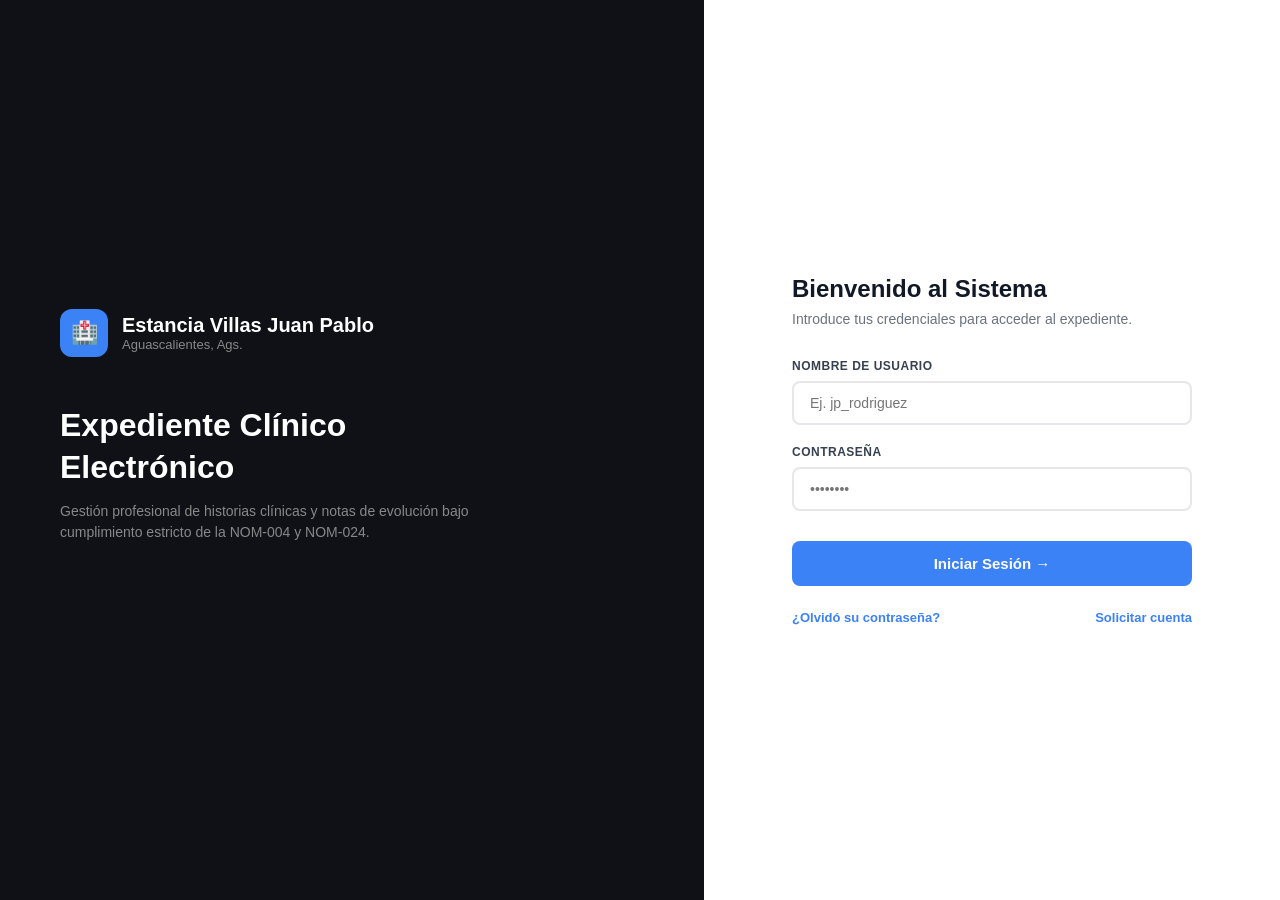
<file: index.html>
<!DOCTYPE html>
<html lang="es">
<head>
  <meta charset="UTF-8">
  <meta name="viewport" content="width=device-width, initial-scale=1.0">
  <title>Estancia Villas Juan Pablo - Ingreso</title>
  <link rel="stylesheet" href="./assets/css/login.css">
</head>
<body>

  <div class="izquierda">
    <div class="logo">
      <div class="logo-icono">🏥</div>
      <div class="logo-texto">
        <h2>Estancia Villas Juan Pablo</h2>
        <p>Aguascalientes, Ags.</p>
      </div>
    </div>
    <h1 class="titulo">Expediente Clínico<br>Electrónico</h1>
    <p class="subtitulo">Gestión profesional de historias clínicas y notas de evolución bajo cumplimiento estricto de la NOM-004 y NOM-024.</p>
  </div>

  <div class="derecha">
    <div class="form-container" id="form-login">
      <h3>Bienvenido al Sistema</h3>
      <p>Introduce tus credenciales para acceder al expediente.</p>
      
      <div class="error-msg" id="error-login"></div>
      
      <div class="input-group">
        <label>Nombre de Usuario</label>
        <input type="text" id="login-usuario" placeholder="Ej. jp_rodriguez" style="text-transform:none;">
      </div>
      
      <div class="input-group">
        <label>Contraseña</label>
        <input type="password" id="login-password" placeholder="••••••••" style="text-transform:none;">
      </div>
      
      <button class="btn-submit" id="btn-login" onclick="iniciarSesion()">Iniciar Sesión →</button>
      
      <div class="links">
        <a onclick="recuperarPassword()">¿Olvidó su contraseña?</a>
        <a onclick="cambiarFormulario('registro')">Solicitar cuenta</a>
      </div>
    </div>

    <div class="form-container hidden" id="form-registro" style="max-width: 480px;">
      <h3>Solicitar Acceso</h3>
      <p>Tus datos serán validados por el administrador del sistema.</p>
      
      <div class="error-msg" id="error-registro"></div>
      <div class="success-msg" id="exito-registro"></div>
      
      <div class="grid-2">
        <div class="input-group" style="grid-column: span 2;">
          <label>Nombre Completo *</label>
          <input type="text" id="reg-nombre" placeholder="Nombre y Apellidos">
        </div>
        
        <div class="input-group">
          <label>Título *</label>
          <select id="reg-titulo">
            <option value="Dr.">Dr.</option>
            <option value="Dra.">Dra.</option>
            <option value="Lic.">Lic. Enfermería</option>
            <option value="Enf.">Enfermero/a</option>
            <option value="Secretaria">Personal Admin.</option>
          </select>
        </div>
        
        <div class="input-group">
          <label>Sexo *</label>
          <select id="reg-sexo">
            <option value="M">Masculino</option>
            <option value="F">Femenino</option>
          </select>
        </div>
        
        <div class="input-group" style="grid-column: span 2;">
          <label>Cédula Profesional (Opcional)</label>
          <input type="text" id="reg-cedula" placeholder="12345678">
        </div>
        
        <div class="input-group" style="grid-column: span 2;">
          <label>Usuario Deseado *</label>
          <input type="text" id="reg-usuario" placeholder="usuario123" style="text-transform:none;">
        </div>
        
        <div class="input-group">
          <label>Contraseña *</label>
          <input type="password" id="reg-password" style="text-transform:none;">
        </div>
        
        <div class="input-group">
          <label>Confirmar *</label>
          <input type="password" id="reg-confirmar" style="text-transform:none;">
        </div>
      </div>
      
      <button class="btn-submit" id="btn-registro" onclick="registrarCuenta()" style="margin-top: 10px;">Enviar Solicitud →</button>
      
      <div class="links" style="justify-content: center;">
        <a onclick="cambiarFormulario('login')">← Volver al inicio</a>
      </div>
    </div>
  </div>

  <script src="./assets/js/login.js"></script>
</body>
</html>
</file>
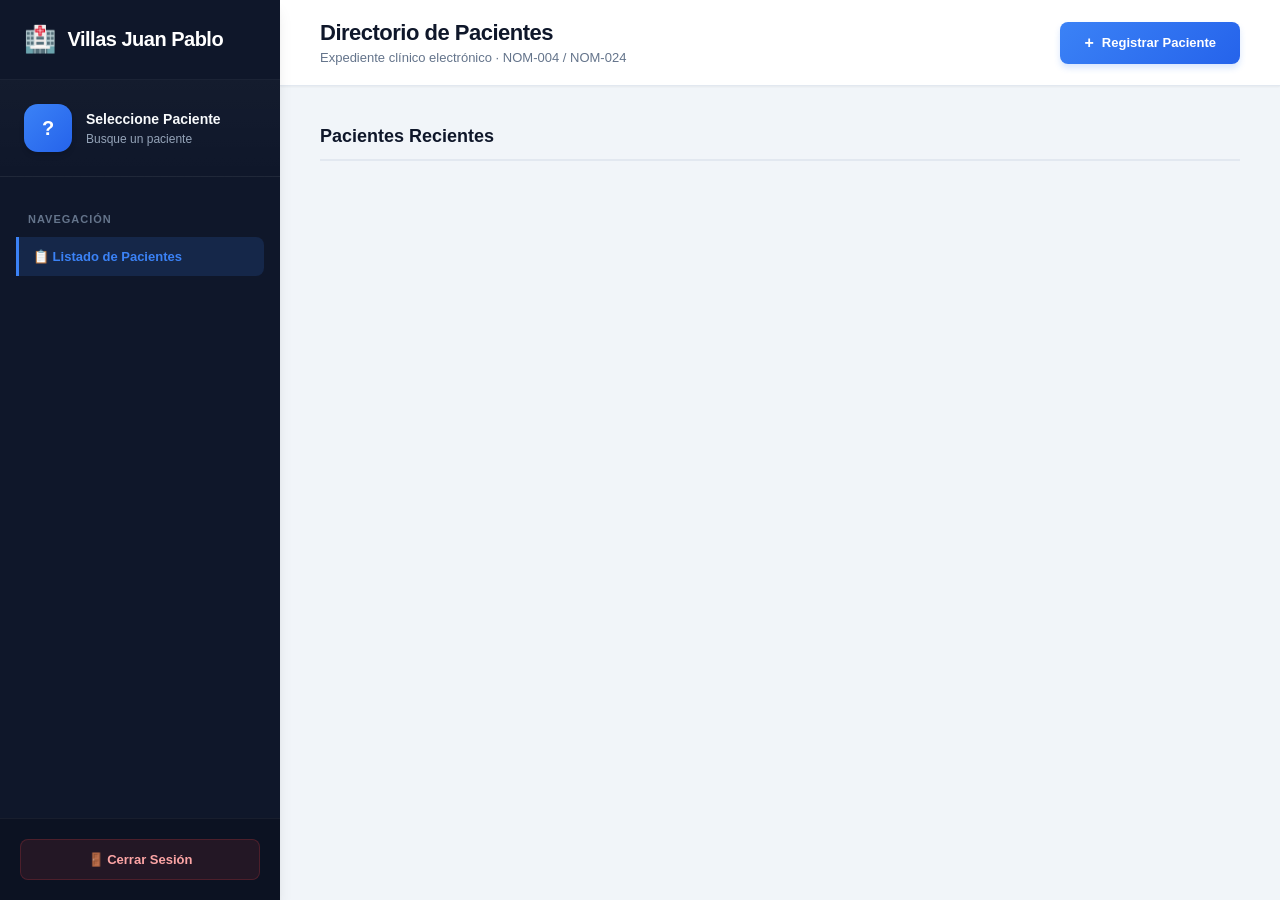
<file: dashboard.html>
<!DOCTYPE html>
<html lang="es">
<head>
  <meta charset="UTF-8">
  <title>Dashboard - Expediente Clínico</title>
  <link rel="stylesheet" href="assets/css/styles.css">
</head>
<body>

  <div class="sidebar">
    <div class="sidebar-header"><span>🏥</span> Villas Juan Pablo</div>
    <div class="perfil-box" id="perfil-paciente">
      <div class="perfil-row"><div class="avatar">?</div><div><h4>Seleccione Paciente</h4><p>Busque un paciente</p></div></div>
    </div>
    <div class="sidebar-nav" id="sidebar-nav"><div class="nav-label">Navegación</div><button class="nav-btn activo" onclick="mostrarListaPacientes()">📋 Listado de Pacientes</button></div>
    <div class="sidebar-nav" id="acciones-exp" style="display:none;">
      <div class="nav-label">Notas Clínicas NOM-004</div>
      <div id="btns-notas-medico">
        <button class="nav-btn" onclick="abrirModalNotaTipo('primera_vez')">📄 Nota de Primera Vez</button>
        <button class="nav-btn" onclick="abrirModalNotaTipo('evolucion')">📝 Nota de Evolución</button>
        <button class="nav-btn" onclick="abrirModalNotaTipo('urgencias')">🚑 Nota de Urgencias</button>
      </div>
      <button id="btn-nota-enfermeria" class="nav-btn" onclick="abrirModalNotaTipo('enfermeria')">👩‍⚕️ Nota de Enfermería</button>
      <div id="btns-solo-medico">
        <div class="nav-label" style="margin-top:20px;">Otros Documentos</div>
        <button class="nav-btn" onclick="abrirModal('modal-consentimiento')">✍️ Consentimiento Informado</button>
        <button class="nav-btn" onclick="abrirModal('modal-receta')">💊 Receta Médica</button>
        <div class="nav-label" style="margin-top:20px;">Herramientas</div>
        <button class="nav-btn" onclick="exportarExpediente()">📦 Exportar Expediente</button>
      </div>
      <div style="margin-top: 20px; padding-top: 20px; border-top: 1px solid rgba(255,255,255,0.05);">
        <button class="nav-btn" onclick="mostrarListaPacientes()">← Volver al Listado</button>
      </div>
    </div>
    
    <div class="sidebar-footer">
      <div id="admin-sidebar" style="display:none; margin-bottom:16px;">
        <div class="nav-label">Administración</div>
        <button class="nav-btn" onclick="abrirModal('modal-crear-usuario')">👤 Crear Usuario</button>
        <button class="nav-btn" onclick="abrirModalGestionUsuarios()">👥 Gestionar Usuarios</button>
      </div>
      <button class="btn-salir" onclick="cerrarSesion()">🚪 Cerrar Sesión</button>
    </div>
  </div> 

  <div class="main">
    <div class="topbar">
      <div>
        <h1 id="texto-bienvenida">Directorio de Pacientes</h1>
        <p>Expediente clínico electrónico · NOM-004 / NOM-024</p>
      </div>
      <div class="topbar-actions">
        <button class="btn-primary" id="btn-reg-paciente" onclick="abrirModal('modal-paciente')">
          <span style="font-size:16px; font-weight:bold;">+</span> Registrar Paciente
        </button>
      </div>
    </div>
    <div class="content-area">
      <div class="lista-container" id="lista-pacientes-container">
        <div class="lista-titulo">Pacientes Recientes</div>
        <div id="contenedor-tarjetas"></div>
      </div>
      <div id="vista-expediente" style="display: none; flex-direction: column; flex-grow: 1;">
        <div class="ficha" id="ficha-identificacion"></div>
        <div class="exp-tabs" id="exp-tabs">
          <div class="exp-tab activo" id="tab-notas" data-tab="notas" onclick="cambiarTab('notas')">📋 Notas Clínicas</div>
          <div class="exp-tab" id="tab-consentimientos" data-tab="consentimientos" onclick="cambiarTab('consentimientos')">✍️ Consentimientos</div>
          <div class="exp-tab" id="tab-recetas" data-tab="recetas" onclick="cambiarTab('recetas')">💊 Recetas</div>
        </div>
        <div class="timeline-section" id="timeline-section">
          <div class="timeline-header">
            <h3>Línea de Tiempo del Expediente</h3>
            <span id="timeline-periodo"></span>
          </div>
          <div class="timeline-track" id="timeline-track"></div>
        </div>
        <div class="detail-panel">
          <div class="detail-inner" id="detail-panel"></div>
        </div>
      </div>
    </div>
  </div>

  <div class="modal-overlay" id="modal-paciente">
    <div class="modal-content large">
      <h2>Ficha de Identificación del Paciente (NOM-004)</h2>
      <p class="modal-subtitle">Datos obligatorios sin abreviaturas (máx. 50 caracteres). Se auto-formatearán a mayúsculas.</p>
      <div class="error-modal" id="error-paciente"></div>
      
      <div class="form-grid tres-cols">
        <div class="form-group"><label>Folio Interno / Exp *</label><input type="text" id="pac-folio" maxlength="18"></div>
        <div class="form-group"><label>CURP (18 car.) *</label><input type="text" id="pac-curp" maxlength="18"></div>
        <div class="form-group"><label>Nacionalidad (Clave) *</label><input type="text" id="pac-nacionalidad" value="MEX" maxlength="3"></div>
        
        <div class="form-group"><label>Nombre(s) *</label><input type="text" id="pac-nombre" maxlength="50"></div>
        <div class="form-group"><label>Primer Apellido *</label><input type="text" id="pac-paterno" maxlength="50"></div>
        <div class="form-group"><label>Segundo Apellido</label><input type="text" id="pac-materno" maxlength="50"></div>
        
        <div class="form-group"><label>Nacimiento * (AAAAMMDD)</label><input type="text" id="pac-fecha" maxlength="8" placeholder="19580919"></div>
        <div class="form-group"><label>Sexo Biológico *</label><select id="pac-sexo"><option value="H">Hombre</option><option value="M">Mujer</option></select></div>
        
        <div class="form-group">
          <label>Entidad Nacimiento *</label>
          <select id="pac-edonac-sel" onchange="AppState.actualizarCodigoEstado('pac-edonac-sel', 'pac-edonac-cod')">
            <option value="00">Seleccione...</option>
            <option value="01">Aguascalientes</option><option value="02">Baja California</option><option value="03">Baja California Sur</option><option value="04">Campeche</option><option value="05">Coahuila</option><option value="06">Colima</option><option value="07">Chiapas</option><option value="08">Chihuahua</option><option value="09">CDMX</option><option value="10">Durango</option><option value="11">Guanajuato</option><option value="12">Guerrero</option><option value="13">Hidalgo</option><option value="14">Jalisco</option><option value="15">México</option><option value="16">Michoacán</option><option value="17">Morelos</option><option value="18">Nayarit</option><option value="19">Nuevo León</option><option value="20">Oaxaca</option><option value="21">Puebla</option><option value="22">Querétaro</option><option value="23">Quintana Roo</option><option value="24">San Luis Potosí</option><option value="25">Sinaloa</option><option value="26">Sonora</option><option value="27">Tabasco</option><option value="28">Tamaulipas</option><option value="29">Tlaxcala</option><option value="30">Veracruz</option><option value="31">Yucatán</option><option value="32">Zacatecas</option>
          </select>
          <input type="hidden" id="pac-edonac-cod" value="00">
        </div>
        
        <div class="form-group">
          <label>Estado Residencia *</label>
          <div style="display: flex; gap: 8px;">
            <select id="pac-edores-sel" style="flex: 1;" onchange="AppState.actualizarCodigoEstado('pac-edores-sel', 'pac-edores-cod')">
              <option value="00">Seleccione...</option>
              <option value="01">Aguascalientes</option><option value="02">Baja California</option><option value="03">Baja California Sur</option><option value="04">Campeche</option><option value="05">Coahuila</option><option value="06">Colima</option><option value="07">Chiapas</option><option value="08">Chihuahua</option><option value="09">CDMX</option><option value="10">Durango</option><option value="11">Guanajuato</option><option value="12">Guerrero</option><option value="13">Hidalgo</option><option value="14">Jalisco</option><option value="15">México</option><option value="16">Michoacán</option><option value="17">Morelos</option><option value="18">Nayarit</option><option value="19">Nuevo León</option><option value="20">Oaxaca</option><option value="21">Puebla</option><option value="22">Querétaro</option><option value="23">Quintana Roo</option><option value="24">San Luis Potosí</option><option value="25">Sinaloa</option><option value="26">Sonora</option><option value="27">Tabasco</option><option value="28">Tamaulipas</option><option value="29">Tlaxcala</option><option value="30">Veracruz</option><option value="31">Yucatán</option><option value="32">Zacatecas</option>
            </select>
            <input type="text" id="pac-edores-cod" readonly placeholder="00" style="width: 50px; text-align: center; font-weight: bold; background: #e2e8f0;" value="00">
          </div>
        </div>
        
        <div class="form-group"><label>Municipio Residencia</label><input type="text" id="pac-munres" maxlength="3" value="001"></div>
        <div class="form-group"><label>Localidad Residencia</label><input type="text" id="pac-locres" maxlength="4" value="0001"></div>
        
        <div class="form-group"><label>Lugar de Origen</label><input type="text" id="pac-origen" placeholder="AGUASCALIENTES"></div>
        <div class="form-group"><label>Lugar de Residencia</label><input type="text" id="pac-residencia" placeholder="AGUASCALIENTES"></div>
        <div class="form-group"><label>Estado Civil</label><input type="text" id="pac-estado-civil"></div>
        
        <div class="form-group full"><label>Domicilio</label><input type="text" id="pac-domicilio" placeholder="CALLE, NUMERO, COLONIA, MUNICIPIO"></div>
        
        <div class="form-group"><label>Escolaridad</label><input type="text" id="pac-escolaridad"></div>
        <div class="form-group"><label>Religión</label><input type="text" id="pac-religion"></div>
        <div class="form-group"><label>Ocupación</label><input type="text" id="pac-ocupacion"></div>
        
        <div class="form-group"><label>Teléfono Personal</label><input type="text" id="pac-telefono"></div>
        <div class="form-group"><label>Lateralidad</label><select id="pac-lateralidad"><option value="DIESTRO">Diestro</option><option value="ZURDO">Zurdo</option><option value="AMBIDIESTRO">Ambidiestro</option></select></div>
        <div class="form-group"><label>Cama</label><input type="text" id="pac-cama"></div>

        <div class="form-group full" style="border-top:2px solid var(--bg); padding-top:20px; margin-top:10px;"><label style="color:var(--danger); font-size:14px;">En caso de urgencia localizar a:</label></div>
        <div class="form-group full"><label>Nombre del Familiar / Vínculo</label><input type="text" id="pac-em-nombre"></div>
        <div class="form-group"><label>Teléfono de Urgencia</label><input type="text" id="pac-em-telefono"></div>
      </div>

      <button class="btn-guardar" id="btn-submit-paciente" onclick="guardarPaciente()">Guardar Paciente</button>
      <button class="btn-cancelar" onclick="cerrarModal('modal-paciente')">Cancelar</button>
    </div>
  </div>

  <div class="modal-overlay" id="modal-selector-nota">
    <div class="modal-content" style="width: 450px; text-align: center;">
      <h2 style="margin-bottom: 20px;">Selecciona el Tipo de Nota</h2>
      <button class="btn-guardar" style="margin-top:0; margin-bottom:12px; background:linear-gradient(135deg, #2b6cb0, #1e40af);" onclick="abrirModalNotaTipo('primera_vez'); cerrarModal('modal-selector-nota');">📄 Nota de Primera Vez</button>
      <button class="btn-guardar" style="margin-top:0; margin-bottom:12px; background:linear-gradient(135deg, #dd6b20, #b45309);" onclick="abrirModalNotaTipo('evolucion'); cerrarModal('modal-selector-nota');">📝 Nota de Evolución</button>
      <button class="btn-guardar" style="margin-top:0; margin-bottom:24px; background:linear-gradient(135deg, #e53e3e, #b91c1c);" onclick="abrirModalNotaTipo('urgencias'); cerrarModal('modal-selector-nota');">🚑 Nota de Urgencias</button>
      <button class="btn-cancelar" onclick="cerrarModal('modal-selector-nota')">Cancelar</button>
    </div>
  </div>

  <div class="modal-overlay" id="modal-nota">
    <div class="modal-content large">
      <h2 id="modal-nota-titulo">📝 Nueva Nota Clínica</h2>
      <p class="modal-subtitle">⚠️ Una vez guardada se sella criptográficamente. Podrás imprimir y firmar en papel.</p>
      <div class="error-modal" id="error-nota"></div>
      <input type="hidden" id="nota-tipo" value="evolucion">

      <div id="campos-dinamicos-nota"></div>

      <div style="margin-top:20px; background:var(--bg); padding:20px; border-radius:12px; border:1px solid var(--border);">
        <label style="font-size:13px; font-weight:800; color:var(--primary); text-transform:uppercase; margin-bottom:12px; display:block; letter-spacing:0.5px;">Diagnóstico(s) CIE-10 *</label>
        <div class="cie10-container" id="cie10-container">
          <div class="cie10-selected" id="cie10-selected" onclick="document.getElementById('cie10-search').focus()"><input type="text" class="cie10-search" id="cie10-search" placeholder="Buscar código CIE-10..." oninput="filtrarCIE10(this.value)" onfocus="abrirDropdownCIE10()"></div>
          <div class="cie10-dropdown" id="cie10-dropdown"></div>
        </div>
      </div>

      <div class="form-grid" style="margin-top:20px;">
        <div class="form-group full"><label>Terapéutica Empleada / Plan de Tratamiento *</label><textarea id="nota-plan" style="text-transform:none;"></textarea></div>
        
        <div class="form-group" style="padding-right:20px; border-right: 1px solid var(--border);">
          <label>Firma Autógrafa (Opcional - Dejar en blanco para firmar en papel)</label>
          <div class="firma-container"><canvas id="firma-nota-canvas"></canvas><button class="btn-limpiar-firma" onclick="limpiarCanvas('firma-nota-canvas')">Limpiar</button></div>
        </div>
        <div class="form-group" style="padding-left:20px;">
          <label style="color:var(--primary);">Firma Electrónica e.firma (Opcional)</label>
          <input type="text" id="nota-firma-electronica" placeholder="Sello criptográfico..." style="text-transform:none;">
        </div>
      </div>
      <button class="btn-guardar" id="btn-submit-nota" onclick="guardarNota()">Guardar Nota Definitiva</button>
      <button class="btn-cancelar" onclick="cerrarModal('modal-nota')">Cancelar</button>
    </div>
  </div>

  <div class="modal-overlay" id="modal-consentimiento">
    <div class="modal-content large">
      <h2>✍️ Consentimiento Informado</h2>
      <p class="modal-subtitle">Las firmas son opcionales aquí; el PDF generará el espacio para recabar las firmas físicas.</p>
      <div class="error-modal" id="error-consentimiento"></div>
      <div class="form-grid">
        <div class="form-group"><label>Procedimiento *</label><input type="text" id="cons-tipo"></div>
        <div class="form-group"><label>Riesgos *</label><input type="text" id="cons-riesgos" style="text-transform:none;"></div>
        <div class="form-group full"><label>Descripción *</label><textarea id="cons-descripcion" style="text-transform:none;"></textarea></div>
        <div class="form-group"><label>Beneficios</label><input type="text" id="cons-beneficios" style="text-transform:none;"></div>
        <div class="form-group"><label>Alternativas</label><input type="text" id="cons-alternativas" style="text-transform:none;"></div>
      </div>
      <h3 style="margin:24px 0 12px; color:var(--text-main); font-size:15px; font-weight:800; border-top:2px solid var(--bg); padding-top:20px;">Firmas (Opcionales para el sistema, obligatorias en papel)</h3>
      <div class="firmas-grid">
        <div class="firma-block"><label>Paciente *</label><input type="text" id="cons-nombre-paciente"><div class="firma-container"><canvas id="firma-paciente-canvas"></canvas><button class="btn-limpiar-firma" onclick="limpiarCanvas('firma-paciente-canvas')">Limpiar</button></div></div>
        <div class="firma-block"><label>Médico Tratante</label><div class="firma-container" style="margin-top:34px;"><canvas id="firma-medico-cons-canvas"></canvas><button class="btn-limpiar-firma" onclick="limpiarCanvas('firma-medico-cons-canvas')">Limpiar</button></div></div>
        <div class="firma-block"><label>Testigo 1 *</label><input type="text" id="cons-nombre-testigo1"><div class="firma-container"><canvas id="firma-testigo1-canvas"></canvas><button class="btn-limpiar-firma" onclick="limpiarCanvas('firma-testigo1-canvas')">Limpiar</button></div></div>
        <div class="firma-block"><label>Testigo 2 *</label><input type="text" id="cons-nombre-testigo2"><div class="firma-container"><canvas id="firma-testigo2-canvas"></canvas><button class="btn-limpiar-firma" onclick="limpiarCanvas('firma-testigo2-canvas')">Limpiar</button></div></div>
      </div>
      <button class="btn-guardar" id="btn-submit-consentimiento" onclick="guardarConsentimiento()">Guardar Consentimiento</button>
      <button class="btn-cancelar" onclick="cerrarModal('modal-consentimiento')">Cancelar</button>
    </div>
  </div>

  <div class="modal-overlay" id="modal-receta">
    <div class="modal-content large">
      <h2>💊 Receta Médica (Cumplimiento LGS Art. 226)</h2>
      <p class="modal-subtitle">Se imprimirá con membrete y Cédula Profesional. Firma opcional en sistema.</p>
      <div class="error-modal" id="error-receta"></div>
      <div class="form-grid">
        <div class="form-group full"><label>Diagnóstico *</label><input type="text" id="receta-diagnostico" style="text-transform:none;"></div>
        <div class="form-group"><label>Tipo de Receta</label><select id="receta-tipo"><option value="general">Medicamento General</option><option value="antibiotico">Antibiótico (requiere retención)</option></select></div>
        <div class="form-group"><p style="font-size:12px; color:var(--danger); font-weight:600; margin-top:24px;">⚠️ Los antibióticos imprimen la leyenda de retención en farmacia.</p></div>
        
        <div class="form-group full">
          <label>Medicamentos * (Denominación Genérica, Dosis, Presentación, Vía, Frecuencia y Duración)</label>
          <textarea id="receta-medicamentos" style="text-transform:none;" placeholder="Ej: Paracetamol 500mg, Tableta, Vía Oral, 1 tableta cada 8 horas por 5 días."></textarea>
        </div>
        <div class="form-group full"><label>Indicaciones Adicionales</label><textarea id="receta-indicaciones" style="text-transform:none;"></textarea></div>
        
        <div class="form-group full"><label>Firma del Médico (Dejar en blanco para firmar con pluma)</label>
          <div class="firma-container" style="width: 50%;"><canvas id="firma-receta-canvas"></canvas><button class="btn-limpiar-firma" onclick="limpiarCanvas('firma-receta-canvas')">Limpiar</button></div>
        </div>
      </div>
      <button class="btn-guardar" id="btn-submit-receta" onclick="guardarReceta()">Guardar Receta</button>
      <button class="btn-cancelar" onclick="cerrarModal('modal-receta')">Cancelar</button>
    </div>
  </div>

  <div class="modal-overlay" id="modal-crear-usuario">
    <div class="modal-content" style="width:550px;">
      <h2>👤 Crear Usuario</h2>
      <p class="modal-subtitle">Agrega personal de salud al sistema.</p>
      <div class="error-modal" id="error-crear-usuario"></div>
      <div class="form-grid">
        <div class="form-group full"><label>Nombre Completo *</label><input type="text" id="cu-nombre"></div>
        <div class="form-group"><label>Título *</label><select id="cu-titulo"><option value="" disabled selected>Seleccionar...</option><option value="Dr.">Dr.</option><option value="Lic.">Lic.</option><option value="Enf.">Enf.</option></select></div>
        <div class="form-group"><label>Rol *</label><select id="cu-rol"><option value="Médico">Médico</option><option value="Enfermería">Enfermería</option><option value="Secretaria">Secretaria</option><option value="Admin">Administrador</option></select></div>
        <div class="form-group"><label>Sexo *</label><select id="cu-sexo"><option value="M">Masculino</option><option value="F">Femenino</option></select></div>
        <div class="form-group full" id="cu-campo-cedula" style="display:none;"><label>Cédula *</label><input type="text" id="cu-cedula"></div>
        <div class="form-group full"><label>Usuario *</label><input type="text" id="cu-usuario" style="text-transform:none;"></div>
        <div class="form-group"><label>Contraseña *</label><input type="password" id="cu-password" style="text-transform:none;"></div>
        <div class="form-group"><label>Confirmar *</label><input type="password" id="cu-confirmar" style="text-transform:none;"></div>
      </div>
      <button class="btn-guardar" id="btn-crear-usuario" onclick="crearUsuario()">Crear Usuario</button>
      <button class="btn-cancelar" onclick="cerrarModal('modal-crear-usuario')">Cancelar</button>
    </div>
  </div>

  <div class="modal-overlay" id="modal-gestionar-usuarios">
    <div class="modal-content large">
      <h2>👥 Gestión y Aprobación de Usuarios</h2>
      <p class="modal-subtitle">Aquí puedes aprobar cuentas nuevas y cambiar roles.</p>
      <div id="tabla-usuarios-container" style="margin-top: 15px; max-height: 450px; overflow-y: auto;"></div>
      <button class="btn-cancelar" style="margin-top: 24px;" onclick="cerrarModal('modal-gestionar-usuarios')">Cerrar Panel</button>
    </div>
  </div>

  <script src="assets/js/dashboard.js"></script>
</body>
</html>
</file>
<file: assets/css/login.css>
* { margin: 0; padding: 0; box-sizing: border-box; }
body { font-family: 'Segoe UI', Arial, sans-serif; display: flex; height: 100vh; }
.izquierda { width: 55%; background: #0f1117; color: white; display: flex; flex-direction: column; justify-content: center; padding: 60px; }
.logo { display: flex; align-items: center; gap: 14px; margin-bottom: 48px; }
.logo-icono { width: 48px; height: 48px; background: #3b82f6; border-radius: 12px; display: flex; align-items: center; justify-content: center; font-size: 22px; }
.logo-texto h2 { font-size: 20px; font-weight: 700; }
.logo-texto p { font-size: 13px; color: #888; }
.titulo { font-size: 32px; font-weight: 700; margin-bottom: 12px; line-height: 1.3; }
.subtitulo { font-size: 14px; color: #888; margin-bottom: 48px; line-height: 1.5; max-width: 80%; }
.derecha { width: 45%; background: white; display: flex; flex-direction: column; justify-content: center; padding: 60px; position: relative; }
.form-container { width: 100%; max-width: 400px; margin: 0 auto; }
.form-container h3 { font-size: 24px; font-weight: 700; margin-bottom: 8px; color: #111827; }
.form-container p { font-size: 14px; color: #6b7280; margin-bottom: 32px; }
.input-group { margin-bottom: 20px; }
.input-group label { display: block; font-size: 12px; font-weight: 600; color: #374151; margin-bottom: 8px; text-transform: uppercase; letter-spacing: 0.5px; }
.input-group input, .input-group select { width: 100%; padding: 12px 16px; border: 2px solid #e5e7eb; border-radius: 8px; font-size: 14px; transition: all 0.2s; outline: none; }
.input-group input:focus, .input-group select:focus { border-color: #3b82f6; box-shadow: 0 0 0 3px rgba(59, 130, 246, 0.1); }
.btn-submit { width: 100%; padding: 14px; background: #3b82f6; color: white; border: none; border-radius: 8px; font-size: 15px; font-weight: 600; cursor: pointer; transition: background 0.2s; margin-top: 10px; }
.btn-submit:hover { background: #2563eb; }
.btn-submit:disabled { background: #9ca3af; cursor: not-allowed; }
.links { display: flex; justify-content: space-between; margin-top: 24px; font-size: 13px; }
.links a { color: #3b82f6; text-decoration: none; font-weight: 600; cursor: pointer; }
.links a:hover { text-decoration: underline; }
.error-msg { background: #fef2f2; color: #dc2626; padding: 12px; border-radius: 8px; font-size: 13px; margin-bottom: 20px; display: none; border: 1px solid #fecaca; }
.success-msg { background: #f0fdf4; color: #16a34a; padding: 12px; border-radius: 8px; font-size: 13px; margin-bottom: 20px; display: none; border: 1px solid #bbf7d0; }
.hidden { display: none; }
.grid-2 { display: grid; grid-template-columns: 1fr 1fr; gap: 15px; }
</file>
<file: assets/css/styles.css>
/* VARIABLES MODERNAS */
:root {
  --bg: #f1f5f9;
  --surface: #ffffff;
  --primary: #3b82f6;
  --primary-hover: #2563eb;
  --sidebar: #0f172a;
  --sidebar-light: #1e293b;
  --text-main: #0f172a;
  --text-muted: #64748b;
  --border: #e2e8f0;
  --danger: #ef4444;
  --success: #10b981;
  --warning: #f59e0b;
  --radius: 12px;
  --shadow-sm: 0 1px 2px 0 rgba(0, 0, 0, 0.05);
  --shadow-md: 0 4px 6px -1px rgba(0, 0, 0, 0.1), 0 2px 4px -1px rgba(0, 0, 0, 0.06);
  --shadow-lg: 0 10px 15px -3px rgba(0, 0, 0, 0.1), 0 4px 6px -2px rgba(0, 0, 0, 0.05);
  --font: 'Inter', -apple-system, BlinkMacSystemFont, 'Segoe UI', Roboto, sans-serif;
}

* { margin: 0; padding: 0; box-sizing: border-box; font-family: var(--font); }
body { display: flex; height: 100vh; background-color: var(--bg); overflow: hidden; color: var(--text-main); }

::-webkit-scrollbar { width: 6px; height: 6px; }
::-webkit-scrollbar-track { background: transparent; }
::-webkit-scrollbar-thumb { background: #cbd5e1; border-radius: 10px; }
::-webkit-scrollbar-thumb:hover { background: #94a3b8; }

@keyframes fadeIn { from { opacity: 0; transform: translateY(10px); } to { opacity: 1; transform: translateY(0); } }
@keyframes slideIn { from { opacity: 0; transform: translateX(-10px); } to { opacity: 1; transform: translateX(0); } }

/* SIDEBAR */
.sidebar { width: 280px; background: var(--sidebar); color: white; display: flex; flex-direction: column; flex-shrink: 0; box-shadow: var(--shadow-lg); z-index: 10; transition: all 0.3s; }
.sidebar-header { padding: 24px; font-size: 20px; font-weight: 800; border-bottom: 1px solid rgba(255,255,255,0.05); display: flex; align-items: center; gap: 12px; letter-spacing: -0.5px; }
.sidebar-header span { font-size: 26px; }
.perfil-box { padding: 24px; border-bottom: 1px solid rgba(255,255,255,0.05); background: linear-gradient(180deg, rgba(255,255,255,0.02) 0%, transparent 100%); }
.perfil-box .avatar { width: 48px; height: 48px; background: linear-gradient(135deg, var(--primary), var(--primary-hover)); color: white; border-radius: 14px; display: flex; align-items: center; justify-content: center; font-size: 20px; font-weight: 800; flex-shrink: 0; box-shadow: var(--shadow-md); }
.perfil-row { display: flex; align-items: center; gap: 14px; }
.perfil-box h4 { font-size: 14px; font-weight: 600; line-height: 1.3; color: #f8fafc; }
.perfil-box p { font-size: 12px; color: #94a3b8; margin-top: 4px; }

.sidebar-nav { padding: 20px 16px; flex-grow: 1; overflow-y: auto; }
.nav-label { font-size: 11px; text-transform: uppercase; color: #64748b; font-weight: 700; letter-spacing: 1px; padding: 0 12px; margin-bottom: 12px; margin-top: 16px; }
.nav-btn { width: 100%; padding: 12px 14px; background: transparent; border: none; color: #cbd5e1; text-align: left; border-radius: 8px; cursor: pointer; font-size: 13px; font-weight: 500; margin-bottom: 4px; transition: all 0.2s cubic-bezier(0.4, 0, 0.2, 1); display: flex; align-items: center; gap: 12px; }
.nav-btn:hover { background: var(--sidebar-light); color: white; transform: translateX(4px); }
.nav-btn.activo { background: rgba(59, 130, 246, 0.15); color: var(--primary); font-weight: 600; border-left: 3px solid var(--primary); border-radius: 0 8px 8px 0; }

.sidebar-footer { padding: 20px; border-top: 1px solid rgba(255,255,255,0.05); background: rgba(0,0,0,0.2); }
.btn-salir { width: 100%; padding: 12px; background: rgba(239, 68, 68, 0.1); color: #fca5a5; border: 1px solid rgba(239, 68, 68, 0.2); border-radius: 8px; cursor: pointer; font-weight: 600; font-size: 13px; transition: all 0.2s; }
.btn-salir:hover { background: var(--danger); color: white; box-shadow: 0 4px 12px rgba(239, 68, 68, 0.3); }

/* MAIN AREA */
.main { flex-grow: 1; display: flex; flex-direction: column; overflow: hidden; }
.topbar { background: var(--surface); padding: 20px 40px; display: flex; justify-content: space-between; align-items: center; border-bottom: 1px solid var(--border); flex-shrink: 0; box-shadow: var(--shadow-sm); z-index: 5; }
.topbar h1 { font-size: 22px; color: var(--text-main); font-weight: 800; letter-spacing: -0.5px; }
.topbar p { font-size: 13px; color: var(--text-muted); margin-top: 4px; font-weight: 500; }

.btn-primary { background: linear-gradient(135deg, var(--primary), var(--primary-hover)); color: white; border: none; padding: 12px 24px; border-radius: 8px; font-weight: 600; font-size: 13px; cursor: pointer; transition: all 0.2s; box-shadow: 0 4px 6px rgba(59, 130, 246, 0.2); display: flex; align-items: center; gap: 8px; justify-content: center; }
.btn-primary:hover { transform: translateY(-2px); box-shadow: 0 6px 12px rgba(59, 130, 246, 0.3); }

/* SCROLL COMPLETO DEL PANEL DERECHO */
.content-area { flex-grow: 1; overflow-y: auto; padding: 0; display: flex; flex-direction: column; scroll-behavior: smooth; }

.lista-container { padding: 40px; flex-grow: 1; max-width: 1200px; margin: 0 auto; width: 100%; animation: fadeIn 0.4s ease-out; }
.lista-titulo { font-size: 18px; font-weight: 800; color: var(--text-main); margin-bottom: 24px; padding-bottom: 12px; border-bottom: 2px solid var(--border); }
.pac-card { display: flex; justify-content: space-between; align-items: center; padding: 20px 24px; background: var(--surface); border: 1px solid var(--border); border-radius: var(--radius); margin-bottom: 12px; cursor: pointer; transition: all 0.2s cubic-bezier(0.4, 0, 0.2, 1); box-shadow: var(--shadow-sm); }
.pac-card:hover { transform: translateY(-3px); border-color: #bfdbfe; box-shadow: var(--shadow-md); }
.pac-card strong { font-size: 16px; color: var(--text-main); font-weight: 700; }
.pac-card p { font-size: 13px; color: var(--text-muted); margin-top: 6px; }
.pac-card .btn-abrir { background: #f1f5f9; color: var(--primary-hover); border: none; padding: 10px 20px; border-radius: 8px; font-weight: 600; font-size: 13px; cursor: pointer; transition: background 0.2s; }
.pac-card:hover .btn-abrir { background: #e0f2fe; }

.ficha { background: linear-gradient(135deg, #1e293b 0%, #0f172a 100%); color: white; padding: 24px 40px; display: grid; grid-template-columns: repeat(auto-fill, minmax(200px, 1fr)); gap: 20px; flex-shrink: 0; box-shadow: inset 0 -4px 0 var(--primary); position: relative; z-index: 2; }
.ficha-group { display: flex; flex-direction: column; background: rgba(255,255,255,0.03); padding: 12px; border-radius: 8px; border: 1px solid rgba(255,255,255,0.05); }
.ficha-group .fl { font-size: 10px; text-transform: uppercase; color: #94a3b8; font-weight: 700; letter-spacing: 0.5px; margin-bottom: 6px; }
.ficha-group .fv { font-size: 14px; font-weight: 600; line-height: 1.4; }

.exp-tabs { display: flex; background: var(--surface); border-bottom: 1px solid var(--border); padding: 0 40px; flex-shrink: 0; box-shadow: var(--shadow-sm); z-index: 1; }
.exp-tab { padding: 16px 24px; font-size: 14px; font-weight: 600; color: var(--text-muted); cursor: pointer; border-bottom: 3px solid transparent; transition: all 0.2s; display: flex; align-items: center; gap: 8px; }
.exp-tab:hover { color: var(--text-main); background: #f8fafc; }
.exp-tab.activo { color: var(--primary); border-bottom-color: var(--primary); }

/* LÍNEA DEL TIEMPO - (Ya NO es sticky, fluirá con la pantalla) */
.timeline-section { 
  background: var(--bg); 
  padding: 15px 40px 0 40px; 
  flex-shrink: 0; 
  border-bottom: 1px solid var(--border); 
}
.timeline-header { display: flex; justify-content: space-between; align-items: center; margin-bottom: 10px; }
.timeline-header h3 { font-size: 13px; color: var(--text-main); font-weight: 800; text-transform: uppercase; letter-spacing: 0.5px; }

/* El Track de la línea */
.timeline-track { position: relative; display: flex; align-items: flex-start; gap: 0; overflow-x: auto; padding: 10px 0 20px; scroll-behavior: smooth; }
.tl-item { position: relative; display: flex; flex-direction: column; align-items: center; min-width: 105px; cursor: pointer; padding: 0 10px; transition: transform 0.2s; }
.tl-item:hover { transform: translateY(-5px); }

/* La rayita que conecta los nodos */
.tl-item:not(:last-child)::after {
  content: ''; position: absolute; top: 40px; left: calc(50% + 20px); width: calc(100% - 40px); border-top: 2px solid #cbd5e1; z-index: 1;
}

.tl-date { font-size: 10px; color: var(--text-muted); font-weight: 700; margin-bottom: 10px; background: white; padding: 2px 8px; border-radius: 12px; border: 1px solid var(--border); position: relative; z-index: 2; }
.tl-circle { width: 42px; height: 42px; border-radius: 50%; display: flex; align-items: center; justify-content: center; font-weight: 700; font-size: 18px; color: white; transition: all 0.2s; position: relative; z-index: 2; box-shadow: var(--shadow-sm); border: 3px solid var(--bg); }
.tl-item.selected .tl-circle { box-shadow: 0 0 0 4px rgba(59, 130, 246, 0.3); transform: scale(1.15); border-color: white; }

.tl-label { font-size: 10px; color: var(--text-main); font-weight: 700; margin-top: 10px; text-align: center; max-width: 90px; line-height: 1.3; position: relative; z-index: 2; }
.tl-tipo { font-size: 9px; color: var(--text-muted); text-align: center; margin-top: 4px; text-transform: uppercase; font-weight: 600; position: relative; z-index: 2; }
.bg-add { background: var(--surface); border: 2px dashed #94a3b8; color: #64748b; }
.tl-item:hover .bg-add { background: #e2e8f0; color: var(--text-main); border-color: var(--text-muted); }

/* DETALLES DE LA NOTA */
.detail-panel { flex-grow: 1; background: var(--surface); position: relative; }
.detail-inner { padding: 40px; max-width: 1000px; margin: 0 auto; animation: slideIn 0.3s ease-out; }
.detail-header { display: flex; justify-content: space-between; align-items: flex-start; margin-bottom: 30px; padding-bottom: 20px; border-bottom: 2px solid var(--bg); }
.detail-header h2 { font-size: 24px; color: var(--text-main); font-weight: 800; letter-spacing: -0.5px; }
.detail-header p { font-size: 13px; color: var(--text-muted); margin-top: 6px; font-weight: 500; }
.detail-badge { font-size: 11px; font-family: monospace; background: var(--bg); padding: 6px 10px; border-radius: 6px; color: var(--text-muted); font-weight: 600; border: 1px solid var(--border); }

.detail-section { margin-bottom: 24px; background: var(--surface); padding: 20px; border-radius: var(--radius); border: 1px solid var(--border); box-shadow: var(--shadow-sm); }
.detail-section h4 { font-size: 13px; color: var(--primary); text-transform: uppercase; font-weight: 800; letter-spacing: 0.5px; margin-bottom: 12px; display: flex; align-items: center; gap: 8px; }
.detail-section p { font-size: 14px; color: var(--text-main); line-height: 1.7; white-space: pre-wrap; }

.tabla-sv { width: 100%; border-collapse: separate; border-spacing: 0; margin-top: 10px; border-radius: 8px; overflow: hidden; border: 1px solid var(--border); }
.tabla-sv td { border-bottom: 1px solid var(--border); border-right: 1px solid var(--border); padding: 12px; font-size: 13px; color: var(--text-main); background: #f8fafc; }
.tabla-sv td:last-child { border-right: none; }
.tabla-sv tr:last-child td { border-bottom: none; }
.tabla-sv b { color: var(--sidebar); font-weight: 700; }

.tabla-simple { width: 100%; border-collapse: separate; border-spacing: 0; margin-top: 16px; }
.tabla-simple th { background: var(--bg); padding: 14px; text-align: left; font-size: 12px; color: var(--text-muted); text-transform: uppercase; font-weight: 800; letter-spacing: 0.5px; border-bottom: 2px solid var(--border); }
.tabla-simple td { padding: 14px; border-bottom: 1px solid var(--border); font-size: 14px; color: var(--text-main); vertical-align: middle; }

.empty-state { text-align: center; padding: 80px 20px; color: var(--text-muted); animation: fadeIn 0.4s; }
.empty-state span { font-size: 56px; display: block; margin-bottom: 16px; filter: drop-shadow(0 4px 6px rgba(0,0,0,0.1)); }
.empty-state p { font-size: 15px; font-weight: 500; }

/* MODALES CON GLASSMORPHISM */
.modal-overlay { position: fixed; top: 0; left: 0; width: 100%; height: 100%; background: rgba(15, 23, 42, 0.4); backdrop-filter: blur(6px); -webkit-backdrop-filter: blur(6px); display: none; justify-content: center; align-items: center; z-index: 1000; padding: 20px; opacity: 0; transition: opacity 0.3s; }
.modal-overlay.visible { display: flex; opacity: 1; }
.modal-content { background: var(--surface); padding: 32px; border-radius: 16px; width: 800px; max-height: 90vh; overflow-y: auto; box-shadow: 0 25px 50px -12px rgba(0, 0, 0, 0.25); transform: scale(0.95); transition: transform 0.3s cubic-bezier(0.175, 0.885, 0.32, 1.275); border: 1px solid rgba(255,255,255,0.2); }
.modal-overlay.visible .modal-content { transform: scale(1); }
.modal-content.large { width: 1000px; }

.modal-content h2 { margin-bottom: 8px; color: var(--text-main); font-size: 22px; font-weight: 800; letter-spacing: -0.5px; }
.modal-subtitle { font-size: 13px; color: var(--text-muted); margin-bottom: 24px; font-weight: 500; padding-bottom: 16px; border-bottom: 1px solid var(--border); }

.form-grid { display: grid; grid-template-columns: 1fr 1fr; gap: 20px; }
.form-grid.tres-cols { grid-template-columns: 1fr 1fr 1fr; }
.form-grid.ancho-sv { grid-template-columns: repeat(auto-fit, minmax(130px, 1fr)); gap: 16px; }

.form-group { display: flex; flex-direction: column; }
.form-group.full { grid-column: 1 / -1; }
.form-group label { font-size: 12px; font-weight: 700; color: var(--text-main); margin-bottom: 8px; text-transform: uppercase; letter-spacing: 0.5px; }
.form-group input, .form-group select, .form-group textarea { padding: 12px 16px; border: 2px solid var(--border); border-radius: 8px; font-family: var(--font); font-size: 14px; transition: all 0.2s; text-transform: uppercase; background: #f8fafc; color: var(--text-main); box-shadow: inset 0 1px 2px rgba(0,0,0,0.02); }
.form-group input:focus, .form-group select:focus, .form-group textarea:focus { border-color: var(--primary); background: var(--surface); outline: none; box-shadow: 0 0 0 4px rgba(59, 130, 246, 0.1); }
.form-group input:read-only { background: #e2e8f0; color: var(--text-muted); cursor: not-allowed; border-color: transparent; }
.form-group textarea { resize: vertical; min-height: 80px; line-height: 1.5; }

.btn-guardar { background: linear-gradient(135deg, var(--success), #059669); color: white; border: none; padding: 14px 24px; border-radius: 8px; cursor: pointer; font-weight: 700; margin-top: 24px; width: 100%; font-size: 15px; transition: all 0.2s; box-shadow: 0 4px 6px rgba(16, 185, 129, 0.2); }
.btn-guardar:hover { transform: translateY(-2px); box-shadow: 0 6px 12px rgba(16, 185, 129, 0.3); }
.btn-guardar:disabled { background: #94a3b8; cursor: not-allowed; box-shadow: none; transform: none; }

.btn-cancelar { background: var(--bg); color: var(--text-main); border: 1px solid var(--border); padding: 12px 24px; border-radius: 8px; cursor: pointer; font-weight: 600; margin-top: 12px; width: 100%; font-size: 14px; transition: all 0.2s; }
.btn-cancelar:hover { background: #e2e8f0; }

.error-modal { background: #fef2f2; color: var(--danger); border: 1px solid #fecaca; border-left: 4px solid var(--danger); border-radius: 8px; padding: 12px 16px; font-size: 13px; font-weight: 500; margin-bottom: 20px; display: none; animation: fadeIn 0.3s; }

.firma-container { border: 2px dashed #cbd5e1; border-radius: 12px; padding: 6px; margin-top: 6px; position: relative; background: var(--surface); transition: border-color 0.2s; }
.firma-container:hover { border-color: var(--primary); }
.firma-container canvas { width: 100%; height: 100px; cursor: crosshair; display: block; }
.btn-limpiar-firma { position: absolute; top: 8px; right: 8px; background: rgba(239, 68, 68, 0.1); color: var(--danger); border: 1px solid rgba(239,68,68,0.2); border-radius: 6px; padding: 4px 10px; font-size: 11px; font-weight: 700; cursor: pointer; transition: all 0.2s; }
.btn-limpiar-firma:hover { background: var(--danger); color: white; }

.firmas-grid { display: grid; grid-template-columns: 1fr 1fr; gap: 24px; margin-top: 20px; }
.firma-block label { font-size: 12px; font-weight: 700; color: var(--text-main); margin-bottom: 8px; display: block; text-transform: uppercase; letter-spacing: 0.5px; }
.firma-block input { width: 100%; padding: 10px 14px; border: 2px solid var(--border); border-radius: 8px; font-size: 14px; margin-bottom: 8px; background: #f8fafc; transition: all 0.2s; }
.firma-block input:focus { border-color: var(--primary); background: var(--surface); outline: none; }

/* CIE-10 MODERNIZADO */
.cie10-container { position: relative; }
.cie10-selected { display: flex; flex-wrap: wrap; gap: 6px; min-height: 44px; padding: 8px 12px; border: 2px solid var(--border); border-radius: 8px; cursor: text; background: #f8fafc; transition: all 0.2s; }
.cie10-selected:focus-within { border-color: var(--primary); background: var(--surface); box-shadow: 0 0 0 4px rgba(59, 130, 246, 0.1); }
.cie10-tag { background: rgba(59, 130, 246, 0.1); color: var(--primary-hover); padding: 4px 10px; border-radius: 6px; font-size: 12px; font-weight: 600; display: flex; align-items: center; gap: 6px; border: 1px solid rgba(59, 130, 246, 0.2); }
.cie10-tag .remove { cursor: pointer; font-size: 16px; line-height: 1; color: var(--danger); padding: 0 2px; }
.cie10-tag .remove:hover { color: #b91c1c; }
.cie10-search { border: none; outline: none; font-size: 14px; flex: 1; min-width: 150px; padding: 4px; text-transform: none; background: transparent; }
.cie10-dropdown { position: absolute; top: calc(100% + 4px); left: 0; right: 0; background: var(--surface); border: 1px solid var(--border); border-radius: 8px; max-height: 280px; overflow-y: auto; z-index: 100; display: none; box-shadow: var(--shadow-lg); animation: fadeIn 0.2s; }
.cie10-dropdown.open { display: block; }
.cie10-option { padding: 10px 16px; font-size: 13px; cursor: pointer; display: flex; justify-content: space-between; border-bottom: 1px solid #f1f5f9; transition: background 0.1s; }
.cie10-option:last-child { border-bottom: none; }
.cie10-option:hover { background: #f8fafc; color: var(--primary); }
.cie10-option.selected { background: rgba(59, 130, 246, 0.05); }
.cie10-option .code { font-weight: 800; color: var(--primary); margin-right: 12px; background: #e0f2fe; padding: 2px 6px; border-radius: 4px; font-size: 11px; }

.tipo-nota-badge { display: inline-block; padding: 4px 10px; border-radius: 6px; font-size: 11px; font-weight: 700; text-transform: uppercase; background: #e0f2fe; color: var(--primary-dark); border: 1px solid #bae6fd; letter-spacing: 0.5px; }

.sv-box { background: var(--bg); padding: 20px; border-radius: 12px; border: 1px solid var(--border); margin-bottom: 16px; width: 100%; }
.sv-title { font-size: 13px; color: var(--sidebar); font-weight: 800; text-transform: uppercase; margin-bottom: 16px; display: flex; align-items: center; gap: 8px; border-bottom: 2px solid var(--border); padding-bottom: 10px; letter-spacing: 0.5px; }
</file>
